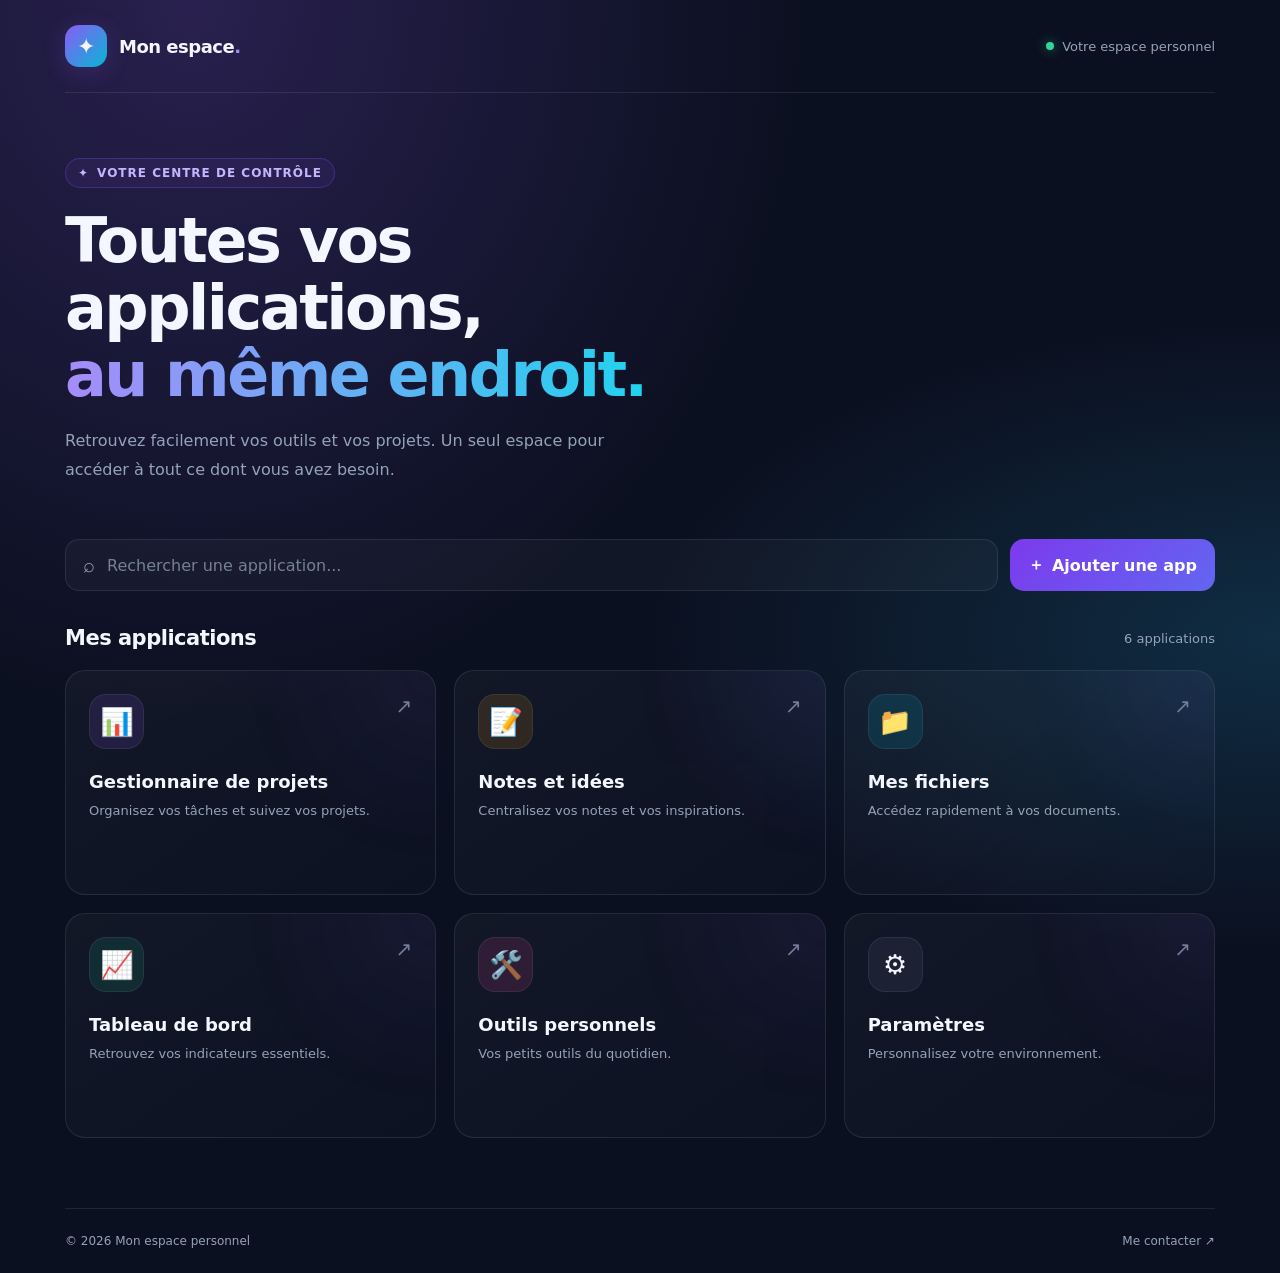
<file: index.html>
<!DOCTYPE html>
<html lang="fr">
<head>
  <meta charset="UTF-8">
  <meta name="viewport" content="width=device-width, initial-scale=1.0">
  <meta name="theme-color" content="#0b1020">
  <title>Mon espace applications</title>

  <style>
    :root {
      --bg: #0b1020;
      --panel: #131b2e;
      --border: rgba(255,255,255,.09);
      --text: #f4f7ff;
      --muted: #94a3b8;
      --accent: #8b5cf6;
      --accent2: #22d3ee;
    }

    * {
      box-sizing: border-box;
      margin: 0;
      padding: 0;
    }

    body {
      min-height: 100vh;
      font-family: Inter, system-ui, -apple-system, sans-serif;
      color: var(--text);
      background:
        radial-gradient(ellipse at 15% 0%, #29204f 0, transparent 40%),
        radial-gradient(ellipse at 100% 50%, #102d43 0, transparent 35%),
        var(--bg);
    }

    button, input {
      font: inherit;
    }

    a {
      color: inherit;
      text-decoration: none;
    }

    .container {
      width: min(1150px, 92%);
      margin: auto;
    }

    header {
      display: flex;
      align-items: center;
      justify-content: space-between;
      padding: 25px 0;
      border-bottom: 1px solid var(--border);
    }

    .brand {
      display: flex;
      align-items: center;
      gap: 12px;
      font-size: 18px;
      font-weight: 750;
      letter-spacing: -.5px;
    }

    .brand-icon {
      display: grid;
      place-items: center;
      width: 42px;
      height: 42px;
      border-radius: 14px;
      font-size: 22px;
      background: linear-gradient(135deg, #8b5cf6, #06b6d4);
      box-shadow: 0 5px 25px #8b5cf633;
    }

    .status {
      display: flex;
      align-items: center;
      gap: 8px;
      color: var(--muted);
      font-size: 13px;
    }

    .dot {
      width: 8px;
      height: 8px;
      border-radius: 50%;
      background: #34d399;
      box-shadow: 0 0 12px #34d39988;
    }

    .hero {
      padding: 65px 0 40px;
    }

    .eyebrow {
      display: inline-flex;
      align-items: center;
      gap: 8px;
      padding: 7px 12px;
      margin-bottom: 20px;
      border: 1px solid #8b5cf644;
      border-radius: 30px;
      color: #c4b5fd;
      background: #8b5cf614;
      font-size: 12px;
      font-weight: 650;
      text-transform: uppercase;
      letter-spacing: 1px;
    }

    h1 {
      max-width: 700px;
      font-size: clamp(36px, 6vw, 62px);
      line-height: 1.08;
      letter-spacing: -2.5px;
    }

    h1 span {
      color: transparent;
      background: linear-gradient(90deg, #a78bfa, #22d3ee);
      background-clip: text;
      -webkit-background-clip: text;
    }

    .hero p {
      margin-top: 18px;
      max-width: 560px;
      color: var(--muted);
      line-height: 1.8;
      font-size: 16px;
    }

    .toolbar {
      display: flex;
      gap: 12px;
      margin: 15px 0 35px;
    }

    .search {
      display: flex;
      align-items: center;
      gap: 12px;
      flex: 1;
      min-width: 0;
      padding: 0 17px;
      height: 52px;
      border: 1px solid var(--border);
      border-radius: 14px;
      background: #ffffff08;
      transition: border-color .2s;
    }

    .search:focus-within {
      border-color: #8b5cf688;
    }

    .search span {
      color: var(--muted);
      font-size: 20px;
    }

    .search input {
      width: 100%;
      outline: none;
      border: 0;
      color: var(--text);
      background: transparent;
    }

    .search input::placeholder {
      color: #748198;
    }

    .add-button {
      display: flex;
      align-items: center;
      justify-content: center;
      gap: 8px;
      padding: 0 18px;
      border: 0;
      border-radius: 14px;
      color: white;
      background: linear-gradient(135deg, #7c3aed, #6366f1);
      font-weight: 650;
      cursor: pointer;
      transition: transform .2s, opacity .2s;
      white-space: nowrap;
    }

    .add-button:hover {
      transform: translateY(-2px);
      opacity: .92;
    }

    .section-heading {
      display: flex;
      align-items: center;
      justify-content: space-between;
      gap: 12px;
      margin-bottom: 20px;
    }

    .section-heading h2 {
      font-size: 21px;
      letter-spacing: -.5px;
    }

    .count {
      color: var(--muted);
      font-size: 13px;
    }

    .apps-grid {
      display: grid;
      grid-template-columns: repeat(3, minmax(0, 1fr));
      gap: 18px;
      padding-bottom: 70px;
    }

    .app-card {
      position: relative;
      display: flex;
      flex-direction: column;
      min-height: 225px;
      padding: 23px;
      overflow: hidden;
      border: 1px solid var(--border);
      border-radius: 20px;
      background: linear-gradient(145deg, #ffffff09, #ffffff03);
      transition: transform .25s, border-color .25s,
                  background .25s;
    }

    .app-card::before {
      position: absolute;
      top: -70px;
      right: -70px;
      width: 140px;
      height: 140px;
      border-radius: 50%;
      background: var(--glow, #8b5cf6);
      filter: blur(75px);
      opacity: .15;
      content: "";
      pointer-events: none;
    }

    .app-card:hover {
      transform: translateY(-5px);
      border-color: #8b5cf677;
      background: #ffffff0b;
    }

    .app-top {
      display: flex;
      align-items: flex-start;
      justify-content: space-between;
      gap: 12px;
    }

    .app-icon {
      display: grid;
      place-items: center;
      width: 55px;
      height: 55px;
      border: 1px solid #ffffff12;
      border-radius: 17px;
      background: var(--icon-bg, #8b5cf622);
      font-size: 27px;
    }

    .arrow {
      color: #748198;
      font-size: 20px;
      transition: transform .2s, color .2s;
    }

    .app-card:hover .arrow {
      color: white;
      transform: translate(3px, -3px);
    }

    .app-card h3 {
      margin-top: 22px;
      font-size: 18px;
      font-weight: 700;
    }

    .app-card p {
      margin-top: 8px;
      color: var(--muted);
      font-size: 13px;
      line-height: 1.7;
    }

    .app-link {
      position: absolute;
      inset: 0;
      z-index: 1;
    }

    .app-card h3, .app-card p, .app-icon,
    .app-top {
      pointer-events: none;
    }

    .empty {
      display: none;
      grid-column: 1 / -1;
      padding: 45px 15px;
      text-align: center;
      color: var(--muted);
      border: 1px dashed var(--border);
      border-radius: 18px;
    }

    footer {
      display: flex;
      align-items: center;
      justify-content: space-between;
      gap: 15px;
      padding: 25px 0;
      border-top: 1px solid var(--border);
      color: var(--muted);
      font-size: 12px;
    }

    footer a:hover {
      color: white;
    }

    @media (max-width: 760px) {
      .apps-grid {
        grid-template-columns: repeat(2, minmax(0, 1fr));
        gap: 12px;
      }

      .app-card {
        min-height: 215px;
        padding: 17px;
      }

      .hero {
        padding-top: 45px;
      }

      h1 {
        letter-spacing: -1.5px;
      }
    }

    @media (max-width: 480px) {
      .status {
        font-size: 0;
      }

      .status .dot {
        width: 10px;
        height: 10px;
      }

      .toolbar {
        flex-direction: column;
      }

      .search {
        flex: auto;
        width: 100%;
      }

      .add-button {
        height: 48px;
      }

      .apps-grid {
        grid-template-columns: 1fr;
      }

      .app-card {
        min-height: 190px;
      }

      footer {
        align-items: flex-start;
        flex-direction: column;
      }
    }
  </style>
</head>

<body>
  <div class="container">

    <header>
      <a class="brand" href="./" aria-label="Accueil">
        <div class="brand-icon">✦</div>
        <span>Mon espace<span style="color:#a78bfa">.</span></span>
      </a>

      <div class="status">
        <span class="dot"></span>
        Votre espace personnel
      </div>
    </header>

    <main>
      <section class="hero">
        <div class="eyebrow">
          <span>✦</span> Votre centre de contrôle
        </div>

        <h1>
          Toutes vos applications,<br>
          <span>au même endroit.</span>
        </h1>

        <p>
          Retrouvez facilement vos outils et vos projets.
          Un seul espace pour accéder à tout ce dont vous avez besoin.
        </p>
      </section>

      <section aria-labelledby="apps-title">
        <div class="toolbar">
          <label class="search">
            <span>⌕</span>
            <input
              type="search"
              id="search"
              placeholder="Rechercher une application..."
              aria-label="Rechercher une application"
            >
          </label>

          <button class="add-button" id="add-app" type="button">
            <span>＋</span> Ajouter une app
          </button>
        </div>

        <div class="section-heading">
          <h2 id="apps-title">Mes applications</h2>
          <span class="count" id="app-count"></span>
        </div>

        <div class="apps-grid" id="apps-grid">

          <!-- Modifiez les liens et les textes selon vos besoins. -->

          <article class="app-card"
            data-name="Gestionnaire de projets">
            <div class="app-top">
              <div class="app-icon"
                style="--icon-bg:#8b5cf622">📊</div>
              <span class="arrow">↗</span>
            </div>
            <h3>Gestionnaire de projets</h3>
            <p>Organisez vos tâches et suivez vos projets.</p>
            <a class="app-link" href="https://example.com"
              aria-label="Ouvrir Gestionnaire de projets"></a>
          </article>

          <article class="app-card"
            data-name="Notes et idées">
            <div class="app-top">
              <div class="app-icon"
                style="--icon-bg:#f59e0b22">📝</div>
              <span class="arrow">↗</span>
            </div>
            <h3>Notes et idées</h3>
            <p>Centralisez vos notes et vos inspirations.</p>
            <a class="app-link" href="https://example.com"
              aria-label="Ouvrir Notes et idées"></a>
          </article>

          <article class="app-card"
            data-name="Mes fichiers">
            <div class="app-top">
              <div class="app-icon"
                style="--icon-bg:#06b6d422">📁</div>
              <span class="arrow">↗</span>
            </div>
            <h3>Mes fichiers</h3>
            <p>Accédez rapidement à vos documents.</p>
            <a class="app-link" href="https://example.com"
              aria-label="Ouvrir Mes fichiers"></a>
          </article>

          <article class="app-card"
            data-name="Tableau de bord">
            <div class="app-top">
              <div class="app-icon"
                style="--icon-bg:#10b98122">📈</div>
              <span class="arrow">↗</span>
            </div>
            <h3>Tableau de bord</h3>
            <p>Retrouvez vos indicateurs essentiels.</p>
            <a class="app-link" href="https://example.com"
              aria-label="Ouvrir Tableau de bord"></a>
          </article>

          <article class="app-card"
            data-name="Outils personnels">
            <div class="app-top">
              <div class="app-icon"
                style="--icon-bg:#ec489922">🛠️</div>
              <span class="arrow">↗</span>
            </div>
            <h3>Outils personnels</h3>
            <p>Vos petits outils du quotidien.</p>
            <a class="app-link" href="https://example.com"
              aria-label="Ouvrir Outils personnels"></a>
          </article>

          <article class="app-card"
            data-name="Paramètres">
            <div class="app-top">
              <div class="app-icon"
                style="--icon-bg:#64748b22">⚙️</div>
              <span class="arrow">↗</span>
            </div>
            <h3>Paramètres</h3>
            <p>Personnalisez votre environnement.</p>
            <a class="app-link" href="https://example.com"
              aria-label="Ouvrir Paramètres"></a>
          </article>

          <div class="empty" id="empty">
            Aucune application trouvée.
          </div>
        </div>
      </section>
    </main>

    <footer>
      <span>© <span id="year"></span> Mon espace personnel</span>
      <a href="mailto:contact@example.com">Me contacter ↗</a>
    </footer>

  </div>

  <script>
    const grid = document.getElementById("apps-grid");
    const search = document.getElementById("search");
    const count = document.getElementById("app-count");
    const empty = document.getElementById("empty");

    document.getElementById("year").textContent =
      new Date().getFullYear();

    function updateApps() {
      const query = search.value.trim().toLocaleLowerCase("fr");
      const cards = [...grid.querySelectorAll(".app-card")];
      let visible = 0;

      cards.forEach(card => {
        const name = card.dataset.name || "";
        const text = card.textContent || "";
        const matches = (name + " " + text)
          .toLocaleLowerCase("fr").includes(query);

        card.style.display = matches ? "flex" : "none";
        if (matches) visible++;
      });

      count.textContent =
        visible + (visible > 1 ? " applications" : " application");

      empty.style.display = visible === 0 ? "block" : "none";
    }

    search.addEventListener("input", updateApps);

    document.getElementById("add-app").addEventListener("click", () => {
      const name = prompt("Nom de la nouvelle application :");
      if (!name || !name.trim()) return;

      const url = prompt(
        "Adresse URL de l'application :",
        "https://"
      );
      if (!url || !url.trim()) return;

      let parsedUrl;
      try {
        parsedUrl = new URL(url.trim());
        if (!["http:", "https:"].includes(parsedUrl.protocol)) {
          throw new Error("Protocole non autorisé");
        }
      } catch {
        alert("Veuillez saisir une URL valide commençant par https:// ou http://.");
        return;
      }

      const description =
        prompt("Description de l'application :") ||
        "Accédez à votre application.";

      const card = document.createElement("article");
      card.className = "app-card";
      card.dataset.name = name.trim();

      const top = document.createElement("div");
      top.className = "app-top";

      const appIcon = document.createElement("div");
      appIcon.className = "app-icon";
      appIcon.textContent = "🚀";

      const arrow = document.createElement("span");
      arrow.className = "arrow";
      arrow.textContent = "↗";

      top.append(appIcon, arrow);

      const heading = document.createElement("h3");
      heading.textContent = name.trim();

      const paragraph = document.createElement("p");
      paragraph.textContent = description.trim();

      const link = document.createElement("a");
      link.className = "app-link";
      link.href = parsedUrl.href;
      link.target = "_blank";
      link.rel = "noopener noreferrer";
      link.setAttribute("aria-label", "Ouvrir " + name.trim());

      card.append(top, heading, paragraph, link);

      const emptyCard = document.getElementById("empty");
      grid.insertBefore(card, emptyCard);

      updateApps();
    });

    updateApps();
  </script>
</body>
</html>
</file>
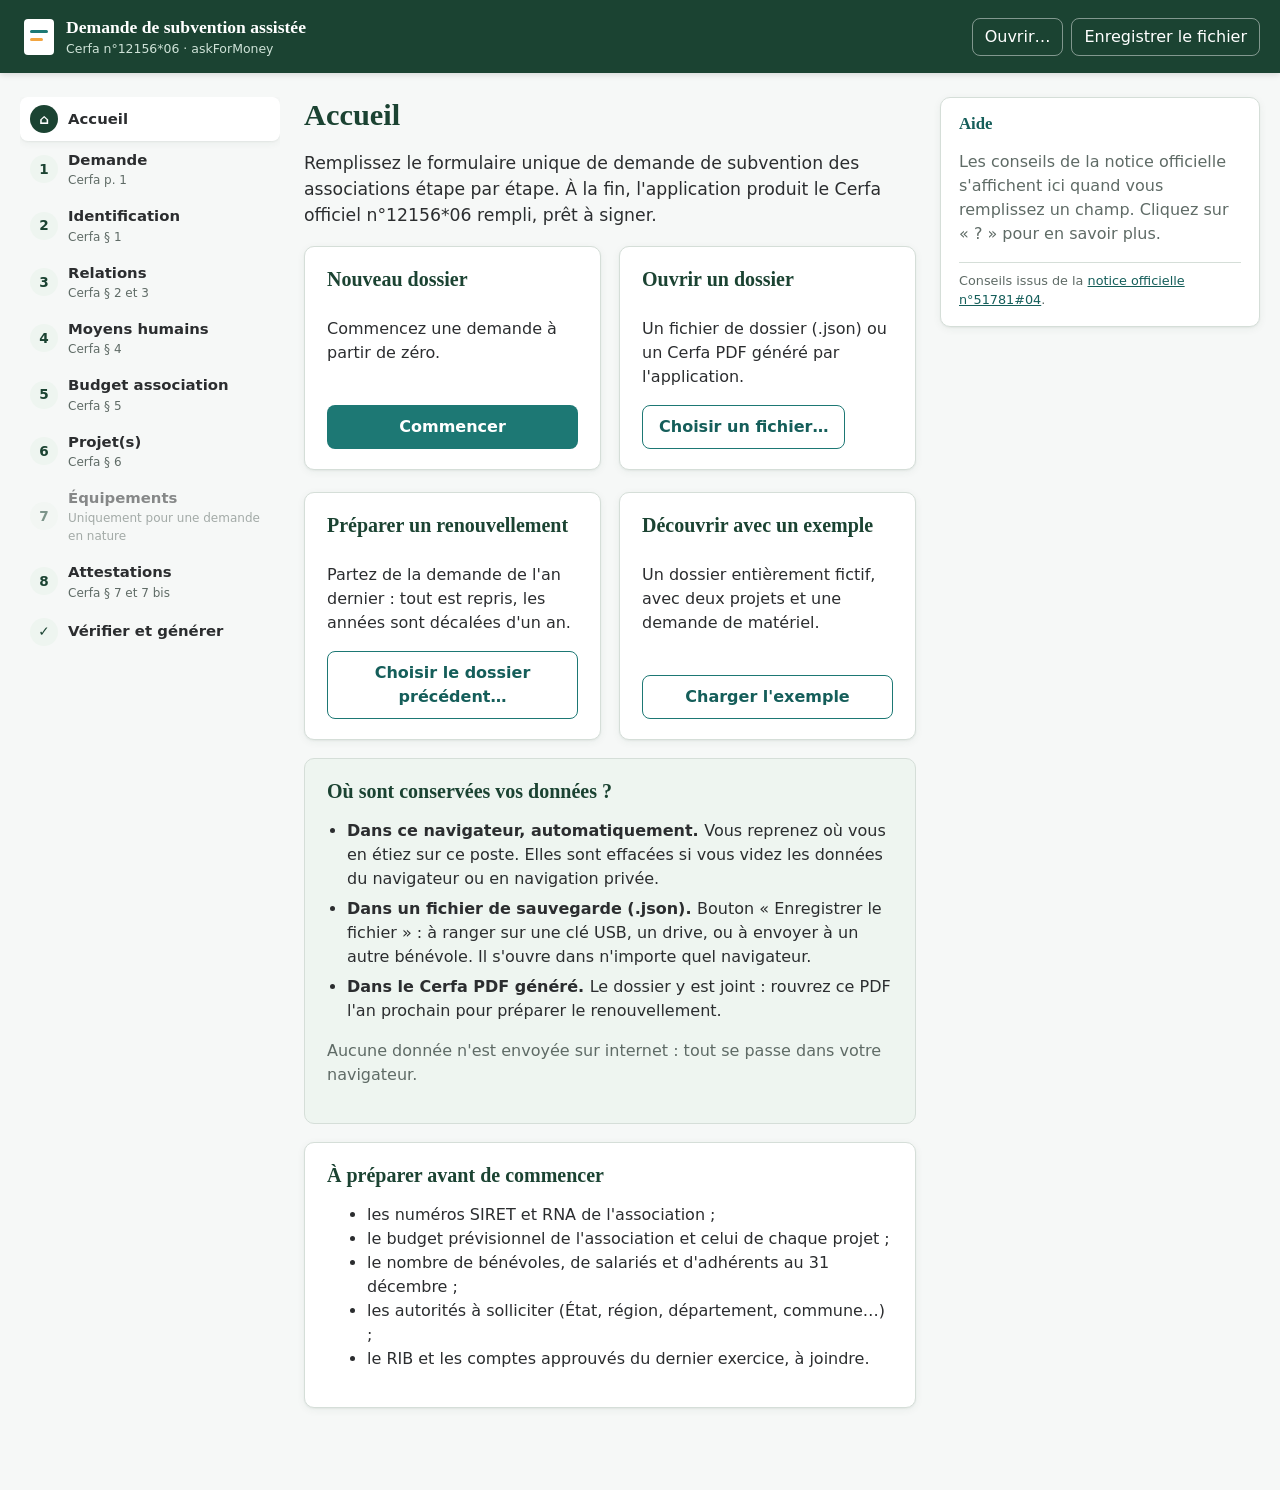
<file: webapp/index.html>
<!doctype html>
<html lang="fr">
<head>
  <meta charset="utf-8">
  <meta name="viewport" content="width=device-width, initial-scale=1">
  <title>Demande de subvention assistée – Cerfa 12156*06</title>
  <meta name="description" content="Remplissez pas à pas le formulaire unique de demande de subvention des associations et obtenez le Cerfa n°12156*06 rempli.">
  <link rel="icon" href="data:image/svg+xml,%3Csvg xmlns='http://www.w3.org/2000/svg' viewBox='0 0 32 32'%3E%3Crect width='32' height='32' rx='7' fill='%231B4332'/%3E%3Cpath d='M9 8h10l4 4v12H9z' fill='%23fff'/%3E%3Cpath d='M12 15h8M12 19h6' stroke='%231D7874' stroke-width='2'/%3E%3C/svg%3E">
  <link rel="stylesheet" href="css/styles.css">
</head>
<body>
  <a class="skip-link" href="#main">Aller au formulaire</a>
  <header class="topbar">
    <button type="button" class="brand" id="btn-home" title="Accueil">
      <span class="brand-mark" aria-hidden="true"></span>
      <span class="brand-text"><b>Demande de subvention assistée</b><small>Cerfa n°12156*06 · askForMoney</small></span>
    </button>
    <div class="top-actions">
      <span id="save-status" class="save-status" aria-live="polite"></span>
      <button type="button" class="btn-ghost" id="btn-open">Ouvrir…</button>
      <input type="file" id="open-input" class="visually-hidden" accept=".json,.pdf,application/json,application/pdf" aria-label="Ouvrir un dossier ou un Cerfa">
      <button type="button" class="btn-ghost" id="btn-export">Enregistrer le fichier</button>
    </div>
  </header>
  <div id="storage-warning" class="banner" role="alert" hidden>
    Ce navigateur bloque la sauvegarde automatique (navigation privée ?). Enregistrez régulièrement le fichier du dossier.
  </div>

  <div class="layout">
    <nav class="sidebar" aria-label="Étapes du dossier">
      <label class="mobile-steps"><span class="visually-hidden">Étape</span><select id="step-select"></select></label>
      <div id="steps"></div>
    </nav>
    <main id="main" class="main" tabindex="-1"></main>
    <aside id="help" class="help" aria-label="Aide de la notice officielle">
      <div class="help-head">
        <h2>Aide</h2>
        <button type="button" class="help-close" aria-label="Fermer l'aide">×</button>
      </div>
      <div class="help-body" aria-live="polite"></div>
      <p class="help-foot">Conseils issus de la <a href="assets/notice_51781_04.pdf" target="_blank" rel="noopener">notice officielle n°51781#04</a>.</p>
    </aside>
  </div>

  <div id="toast" class="toast" role="status" aria-live="polite"></div>

  <script src="js/vendor/pdf-lib.min.js"></script>
  <script src="js/cerfa-template.js"></script>
  <script src="js/model.js"></script>
  <script src="js/help.js"></script>
  <script src="js/sample.js"></script>
  <script src="js/pdf-fill.js"></script>
  <script src="js/validation.js"></script>
  <script src="js/storage.js"></script>
  <script src="js/ui.js"></script>
  <script src="js/steps.js"></script>
  <script src="js/app.js"></script>
</body>
</html>
</file>
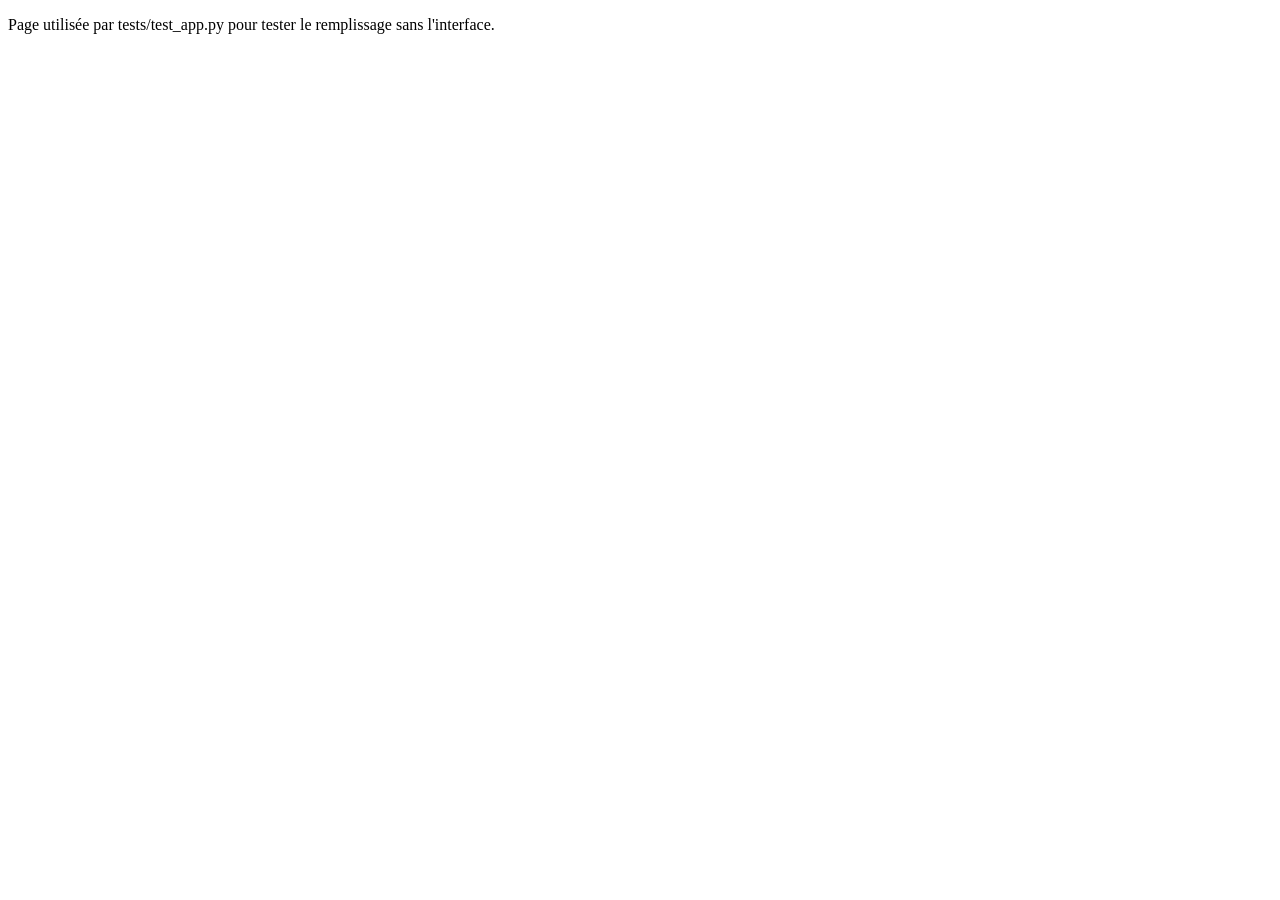
<file: webapp/tests/harness.html>
<!doctype html>
<html lang="fr">
<head>
  <meta charset="utf-8">
  <title>Harnais de test – remplissage du Cerfa</title>
  <script src="../js/vendor/pdf-lib.min.js"></script>
  <script src="../js/cerfa-template.js"></script>
  <script src="../js/model.js"></script>
  <script src="../js/sample.js"></script>
  <script src="../js/pdf-fill.js"></script>
</head>
<body>
  <p>Page utilisée par tests/test_app.py pour tester le remplissage sans l'interface.</p>
</body>
</html>
</file>
<file: webapp/css/styles.css>
/* askForMoney — identité visuelle du projet (vert forêt, sarcelle, prune, terre cuite, ambre). */
:root {
  --dark: #1B4332;
  --teal: #1D7874;
  --teal-strong: #155e5a;
  --plum: #6B4E71;
  --terra: #C0492B;
  --amber: #F2A541;
  --text: #2B2D2F;
  --muted: #5F6B66;
  --light: #EEF5F0;
  --line: #D5DED8;
  --bg: #F6F8F7;
  --white: #FFFFFF;
  --err: #B3261E;
  --warn-bg: #FFF4E5;
  --warn-line: #E9A23B;
  --ok: #1D7874;
  --radius: 10px;
  --shadow: 0 1px 2px rgba(27, 67, 50, .06), 0 2px 8px rgba(27, 67, 50, .06);
  --font: "Segoe UI", system-ui, -apple-system, Roboto, "Helvetica Neue", Arial, sans-serif;
  --font-head: Cambria, Georgia, "Times New Roman", serif;
}

* { box-sizing: border-box; }
html { -webkit-text-size-adjust: 100%; }
body { margin: 0; font-family: var(--font); font-size: 16px; line-height: 1.5; color: var(--text); background: var(--bg); }
h1, h2, h3 { font-family: var(--font-head); color: var(--dark); line-height: 1.2; margin: 0; }
h1 { font-size: 1.9rem; }
h2 { font-size: 1.25rem; }
h3 { font-size: 1.05rem; }
a { color: var(--teal-strong); }
button { font: inherit; }
:focus-visible { outline: 3px solid var(--amber); outline-offset: 2px; }

.visually-hidden, .sr-only {
  position: absolute !important; width: 1px; height: 1px; padding: 0; margin: -1px; overflow: hidden;
  clip: rect(0, 0, 0, 0); white-space: nowrap; border: 0;
}
.skip-link { position: absolute; left: -999px; top: 8px; background: var(--white); padding: 8px 12px; z-index: 100; border-radius: 6px; }
.skip-link:focus { left: 8px; }
.muted { color: var(--muted); }

/* ---------- Barre supérieure ---------- */
.topbar {
  position: sticky; top: 0; z-index: 20; display: flex; align-items: center; justify-content: space-between; gap: 12px;
  padding: 10px 20px; background: var(--dark); color: var(--white); box-shadow: 0 2px 6px rgba(0, 0, 0, .12);
}
.brand { display: flex; align-items: center; gap: 12px; background: none; border: 0; color: inherit; cursor: pointer; padding: 4px; text-align: left; border-radius: 8px; }
.brand-mark { width: 30px; height: 36px; border-radius: 4px; background: var(--white); position: relative; flex: none; }
.brand-mark::before, .brand-mark::after { content: ""; position: absolute; left: 6px; right: 6px; height: 3px; background: var(--teal); border-radius: 2px; }
.brand-mark::before { top: 11px; }
.brand-mark::after { top: 19px; right: 11px; background: var(--amber); }
.brand-text { display: flex; flex-direction: column; }
.brand-text b { font-family: var(--font-head); font-size: 1.1rem; }
.brand-text small { color: #CFE3D8; font-size: .78rem; }
.top-actions { display: flex; align-items: center; gap: 8px; flex-wrap: wrap; justify-content: flex-end; }
.save-status { font-size: .8rem; color: #CFE3D8; }
.save-status.warn { color: #FFD9A0; }
.btn-ghost { background: transparent; color: var(--white); border: 1px solid rgba(255, 255, 255, .45); border-radius: 8px; padding: 6px 12px; cursor: pointer; }
.btn-ghost:hover { background: rgba(255, 255, 255, .1); }
.btn-ghost.attention { border-color: var(--amber); box-shadow: inset 0 0 0 1px var(--amber); }
.btn-ghost.attention::after { content: " •"; color: var(--amber); }
.banner { background: var(--warn-bg); border-bottom: 1px solid var(--warn-line); padding: 8px 20px; font-size: .9rem; }

/* ---------- Mise en page ---------- */
.layout { display: grid; grid-template-columns: 260px minmax(0, 1fr) 320px; gap: 24px; max-width: 1480px; margin: 0 auto; padding: 24px 20px 64px; }
.sidebar { position: sticky; top: 78px; align-self: start; max-height: calc(100vh - 96px); overflow: auto; }
.main { min-width: 0; outline: none; }
.help { position: sticky; top: 78px; align-self: start; background: var(--white); border: 1px solid var(--line); border-radius: var(--radius); padding: 16px 18px; box-shadow: var(--shadow); max-height: calc(100vh - 96px); overflow: auto; }
.help-head { display: flex; justify-content: space-between; align-items: center; margin-bottom: 8px; }
.help-head h2 { font-size: 1.05rem; color: var(--teal-strong); }
.help-close { display: none; background: none; border: 0; font-size: 1.6rem; line-height: 1; cursor: pointer; color: var(--muted); }
.help-entry h3 { margin-bottom: 6px; }
.help-entry div { font-size: .92rem; }
.help-source { font-size: .85rem; margin: 10px 0 0; }
.help-foot { font-size: .8rem; color: var(--muted); border-top: 1px solid var(--line); padding-top: 8px; margin-bottom: 0; }

/* ---------- Étapes ---------- */
.mobile-steps { display: none; }
.step-list { list-style: none; margin: 0; padding: 0; }
.step-link {
  display: flex; align-items: center; gap: 10px; width: 100%; background: none; border: 0; border-radius: 8px;
  padding: 8px 10px; cursor: pointer; text-align: left; color: var(--text);
}
.step-link:hover { background: var(--light); }
.step-link.current { background: var(--white); box-shadow: var(--shadow); }
.step-link.current .step-num { background: var(--dark); color: var(--white); }
.step-link.disabled { cursor: not-allowed; opacity: .55; }
.step-num { flex: none; width: 28px; height: 28px; border-radius: 50%; display: grid; place-items: center; background: var(--light); color: var(--dark); font-weight: 700; font-size: .85rem; }
.step-text { display: flex; flex-direction: column; flex: 1; min-width: 0; }
.step-title { font-weight: 600; font-size: .93rem; }
.step-ref { font-size: .75rem; color: var(--muted); }
.badge { flex: none; min-width: 22px; height: 22px; padding: 0 6px; border-radius: 11px; display: grid; place-items: center; font-size: .75rem; font-weight: 700; }
.badge.ok { background: var(--light); color: var(--teal-strong); }
.badge.err { background: var(--err); color: var(--white); }

.step-header { margin-bottom: 16px; }
.step-header h1 { outline: none; }
.step-cerfa { margin: 4px 0 0; color: var(--muted); font-size: .9rem; }
.lead { font-size: 1.08rem; max-width: 62ch; }
.step-nav { display: flex; justify-content: space-between; gap: 12px; margin-top: 24px; flex-wrap: wrap; }

/* ---------- Cartes et champs ---------- */
.card { background: var(--white); border: 1px solid var(--line); border-radius: var(--radius); padding: 20px 22px; margin-bottom: 18px; box-shadow: var(--shadow); }
.card-soft { background: var(--light); box-shadow: none; }
.card-head { display: flex; align-items: center; gap: 8px; margin-bottom: 12px; }
.card-head.standalone { margin: 26px 0 10px; }
.card > h2 { margin-bottom: 10px; }
.intro { margin-top: 0; color: var(--muted); }
.grid { display: grid; gap: 4px 18px; }
.grid.cols-2 { grid-template-columns: repeat(2, minmax(0, 1fr)); }
.grid.cols-3 { grid-template-columns: repeat(3, minmax(0, 1fr)); }
.grid.cols-4 { grid-template-columns: repeat(4, minmax(0, 1fr)); }
.grid.cols-5 { grid-template-columns: 2fr repeat(4, minmax(0, 1fr)); }
.grid.cols-funder { grid-template-columns: minmax(0, 1fr) 190px; }
.field { margin: 0 0 14px; border: 0; padding: 0; min-width: 0; }
.field-head { display: flex; align-items: center; gap: 6px; margin-bottom: 4px; }
.field label, .field legend { font-weight: 600; font-size: .93rem; }
.field legend { display: flex; align-items: center; gap: 6px; margin-bottom: 6px; padding: 0; }
.req { color: var(--err); }
input[type=text], input[type=email], input[type=tel], input[type=url], input[type=date], input:not([type]), select, textarea {
  width: 100%; font: inherit; color: var(--text); background: var(--white); border: 1px solid #A9B8B0; border-radius: 8px; padding: 8px 10px; min-height: 40px;
}
textarea { resize: vertical; line-height: 1.45; }
input:focus, select:focus, textarea:focus { border-color: var(--teal); box-shadow: 0 0 0 3px rgba(29, 120, 116, .18); outline: none; }
input[aria-invalid=true], textarea[aria-invalid=true] { border-color: var(--err); }
.w-s input, .w-s .with-suffix { max-width: 200px; }
.w-m input, .w-m .with-suffix { max-width: 280px; }
.with-suffix { display: flex; align-items: stretch; }
.with-suffix input { border-top-right-radius: 0; border-bottom-right-radius: 0; text-align: right; }
.suffix { display: grid; place-items: center; padding: 0 10px; border: 1px solid #A9B8B0; border-left: 0; border-radius: 0 8px 8px 0; background: var(--light); color: var(--muted); font-size: .9rem; }
.hint { font-size: .85rem; color: var(--muted); margin: 4px 0 0; }
.counter { font-size: .8rem; color: var(--muted); margin: 4px 0 0; }
.counter.over { color: #8A4B00; font-weight: 600; }
.field-error { font-size: .85rem; color: var(--err); margin: 4px 0 0; min-height: 0; }
.field-error:empty { display: none; }
.field-error.warning { color: #8A4B00; }
.check { display: flex; align-items: flex-start; gap: 6px; flex-wrap: wrap; }
.check-label, .radio-label { display: flex; align-items: flex-start; gap: 8px; cursor: pointer; font-weight: 400 !important; }
.check-label input, .radio-label input { width: 18px; height: 18px; margin: 3px 0 0; accent-color: var(--teal); flex: none; }
.radio-group { display: flex; flex-direction: column; gap: 6px; }
.radios.inline .radio-group { flex-direction: row; gap: 24px; }
.radio-label small { display: block; color: var(--muted); font-size: .8rem; }
.help-btn { width: 22px; height: 22px; border-radius: 50%; border: 1px solid var(--teal); background: var(--white); color: var(--teal-strong); font-size: .78rem; font-weight: 700; cursor: pointer; padding: 0; line-height: 1; flex: none; }
.help-btn:hover { background: var(--teal); color: var(--white); }
.note { border-radius: 8px; padding: 10px 14px; margin: 0 0 14px; font-size: .92rem; border-left: 4px solid var(--teal); background: var(--light); }
.note.warn { border-left-color: var(--warn-line); background: var(--warn-bg); }
.note.error { border-left-color: var(--err); background: #FCEDEC; }
.note.ok { border-left-color: var(--teal); }
.note ul { margin: 6px 0 0; padding-left: 20px; }
.note li.error::marker { color: var(--err); }

.dest { border-top: 1px solid var(--line); padding-top: 10px; }
.dest:first-of-type { border-top: 0; }
.indent { padding-left: 26px; }

.repeat-item { position: relative; border: 1px dashed var(--line); border-radius: 8px; padding: 10px 12px 4px; margin-bottom: 10px; }
.repeat-item > .btn-link { position: absolute; top: 6px; right: 10px; }
.repeat-item .grid { padding-right: 70px; }

/* ---------- Boutons ---------- */
.btn-primary, .btn-secondary { border-radius: 8px; padding: 9px 16px; cursor: pointer; font-weight: 600; border: 1px solid transparent; }
.btn-primary { background: var(--teal); color: var(--white); }
.btn-primary:hover { background: var(--teal-strong); }
.btn-primary.big { padding: 12px 22px; font-size: 1.05rem; }
.btn-primary:disabled { opacity: .6; cursor: progress; }
.btn-secondary { background: var(--white); color: var(--teal-strong); border-color: var(--teal); }
.btn-secondary:hover { background: var(--light); }
.btn-secondary.small { padding: 6px 12px; font-size: .88rem; }
.btn-link { background: none; border: 0; color: var(--teal-strong); text-decoration: underline; cursor: pointer; padding: 0; font-size: .88rem; }
.btn-link.danger { color: var(--err); }
.actions { display: flex; gap: 10px; flex-wrap: wrap; margin-top: 10px; }
.danger-zone { text-align: right; }

/* ---------- Accueil ---------- */
.start-cards .card { display: flex; flex-direction: column; justify-content: space-between; }
.start-cards .card p { flex: 1; }
.resume { border-left: 4px solid var(--amber); }
.storage-list { padding-left: 20px; }
.storage-list li { margin-bottom: 6px; }

/* ---------- Budget ---------- */
.budget-group { border-top: 1px solid var(--line); padding: 10px 0 2px; }
.budget-group-head { display: flex; align-items: baseline; gap: 10px; font-weight: 700; color: var(--dark); margin-bottom: 8px; }
.budget-group-head .code { min-width: 28px; color: var(--teal-strong); }
.budget-group-head .glabel { flex: 1; }
.amount-total { font-variant-numeric: tabular-nums; white-space: nowrap; }
.budget-line { padding-left: 38px; }
.field.w-row { display: grid; grid-template-columns: minmax(0, 1fr) 190px; align-items: center; gap: 6px 14px; margin-bottom: 8px; }
.budget-group.single .field.w-row { font-weight: 700; }
.field.w-row .field-head { margin: 0; }
.field.w-row .field-head label { font-weight: 400; }
.budget-group.single .field.w-row .field-head label { font-weight: 700; color: var(--dark); }
.field.w-row .field-error, .field.w-row .hint { grid-column: 1 / -1; }
.budget-line.custom { display: grid; grid-template-columns: minmax(0, 1fr) 190px; gap: 0 14px; }
.funders-intro { display: flex; justify-content: space-between; align-items: center; gap: 10px; flex-wrap: wrap; margin-bottom: 8px; padding-left: 38px; }
.funder-block { padding-left: 38px; margin-bottom: 10px; }
.funder-title { font-weight: 600; margin: 4px 0 6px; }
.funder-title small { font-weight: 400; color: var(--muted); }
.budget-total { display: flex; justify-content: space-between; font-weight: 700; border-top: 2px solid var(--dark); padding-top: 10px; margin-top: 8px; color: var(--dark); }
.col-title { font-weight: 700; color: var(--dark); margin: 0 0 8px; }
.cvn-cols > div + div { margin-top: 18px; }
.calc { background: var(--light); border-radius: 8px; padding: 12px 14px; margin-top: 14px; }
.calc-title { display: flex; align-items: center; gap: 6px; font-weight: 700; color: var(--dark); margin: 0 0 8px; }
.calc-action { display: flex; align-items: center; }
.sticky-summary { position: sticky; bottom: 0; z-index: 5; }
.budget-summary { display: flex; flex-wrap: wrap; gap: 8px 22px; align-items: center; background: var(--dark); color: var(--white); border-radius: var(--radius); padding: 12px 18px; box-shadow: 0 -2px 10px rgba(0, 0, 0, .12); }
.sum-item { display: flex; gap: 8px; align-items: baseline; }
.sum-item span { color: #CFE3D8; font-size: .88rem; }
.sum-item b { font-variant-numeric: tabular-nums; }
.sum-item.warn b { color: var(--amber); }
.sum-item.err b { color: #FFB4A8; }
.budget-summary .hint { color: #E5EFE9; width: 100%; margin: 0; }
.budget-summary .btn-link { color: var(--amber); }

/* ---------- Projets ---------- */
.tabs { display: flex; flex-wrap: wrap; gap: 6px; margin-bottom: 16px; }
.tab { border: 1px solid var(--line); background: var(--white); border-radius: 999px; padding: 6px 14px; cursor: pointer; font-size: .9rem; }
.tab.active { background: var(--dark); color: var(--white); border-color: var(--dark); }
.tab.add { border-style: dashed; color: var(--teal-strong); }
.rh-table { border: 1px solid var(--line); border-radius: 8px; padding: 6px 12px; margin-bottom: 14px; }
.rh-row { display: grid; grid-template-columns: minmax(0, 1.4fr) minmax(0, 1fr) minmax(0, 1fr); gap: 0 12px; align-items: center; }
.rh-row.head { font-weight: 600; font-size: .85rem; color: var(--muted); padding: 4px 0; }
.rh-row .field { margin: 4px 0; }
.rh-row .field-head { position: absolute; width: 1px; height: 1px; overflow: hidden; clip: rect(0, 0, 0, 0); }

/* ---------- Vérification ---------- */
.check-group h3 { margin: 14px 0 6px; }
.check-group ul { margin: 0; padding-left: 20px; }
.check-group li { margin-bottom: 4px; }
.check-group li.error::marker { color: var(--err); }
.check-group li.warning::marker { color: var(--warn-line); }
.summary-table { width: 100%; border-collapse: collapse; font-size: .92rem; }
.summary-table th, .summary-table td { padding: 8px 10px; border-bottom: 1px solid var(--line); text-align: right; font-variant-numeric: tabular-nums; }
.summary-table th[scope=row], .summary-table thead th:first-child { text-align: left; }
.summary-table thead th { color: var(--muted); font-weight: 600; }
.generate { border-left: 4px solid var(--teal); }

/* ---------- Message éphémère ---------- */
.toast { position: fixed; left: 50%; bottom: 24px; transform: translate(-50%, 20px); background: var(--dark); color: var(--white); padding: 10px 18px; border-radius: 8px; opacity: 0; pointer-events: none; transition: all .2s; max-width: min(92vw, 560px); z-index: 50; box-shadow: 0 4px 16px rgba(0, 0, 0, .2); }
.toast.show { opacity: 1; transform: translate(-50%, 0); }
.toast.error { background: var(--err); }

/* ---------- Écrans moyens : l'aide devient un panneau ---------- */
@media (max-width: 1100px) {
  .layout { grid-template-columns: 230px minmax(0, 1fr); }
  .help { display: none; position: fixed; top: 0; right: 0; bottom: 0; width: min(420px, 92vw); max-height: none; border-radius: 0; z-index: 40; box-shadow: -4px 0 20px rgba(0, 0, 0, .2); }
  .help.open { display: block; }
  .help-close { display: block; }
}

/* ---------- Téléphones ---------- */
@media (max-width: 760px) {
  .topbar { padding: 8px 12px; flex-wrap: wrap; }
  .brand-text small, .save-status { display: none; }
  .layout { grid-template-columns: minmax(0, 1fr); padding: 12px 12px 48px; gap: 12px; }
  .sidebar { position: static; max-height: none; }
  #steps { display: none; }
  .mobile-steps { display: block; }
  .grid.cols-2, .grid.cols-3, .grid.cols-4, .grid.cols-5, .grid.cols-funder { grid-template-columns: minmax(0, 1fr); }
  .budget-line, .funder-block, .funders-intro { padding-left: 0; }
  .budget-line .field.w-row, .budget-group.single .field.w-row, .budget-line.custom { grid-template-columns: minmax(0, 1fr) 140px; }
  .card { padding: 16px; }
  h1 { font-size: 1.5rem; }
  .repeat-item .grid { padding-right: 0; padding-top: 18px; }
  .rh-row { grid-template-columns: minmax(0, 1fr) 90px 90px; }
}

@media print {
  .topbar, .sidebar, .help, .step-nav, .toast { display: none; }
  .layout { display: block; }
}
</file>
